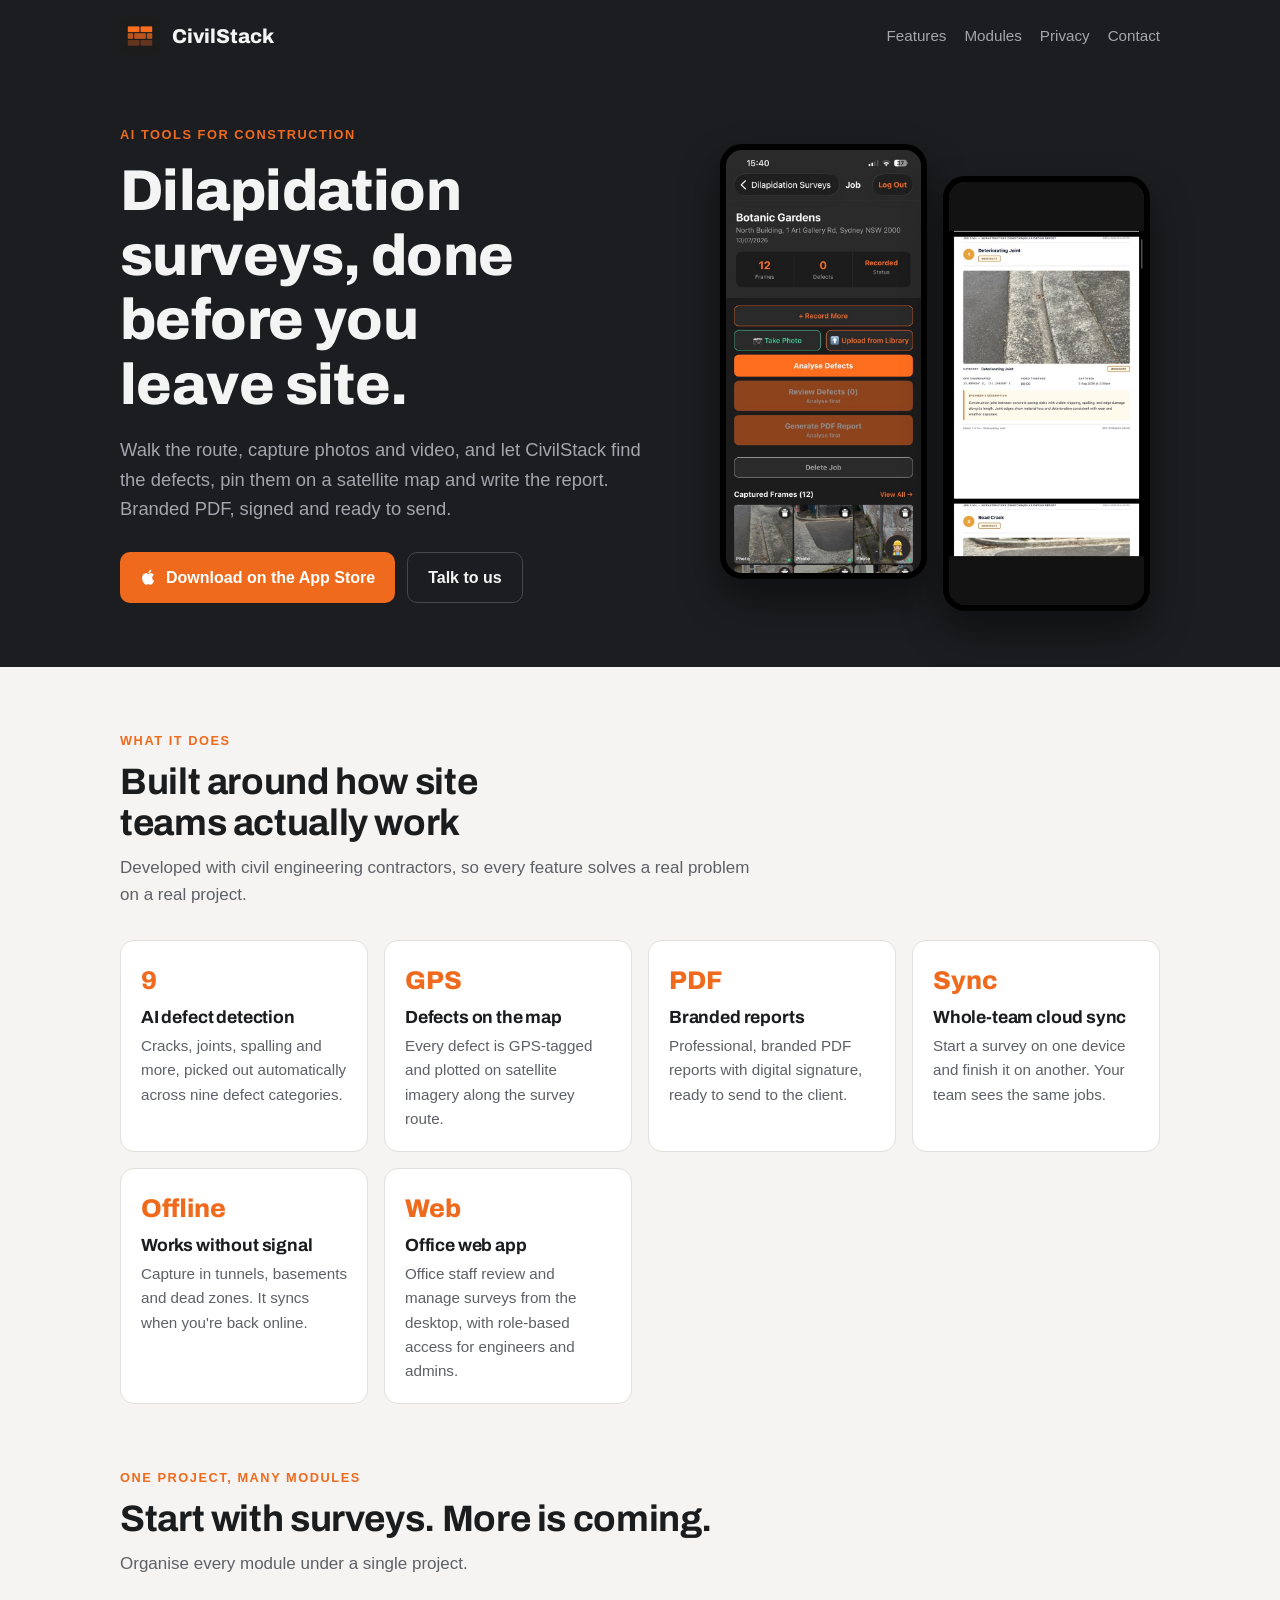
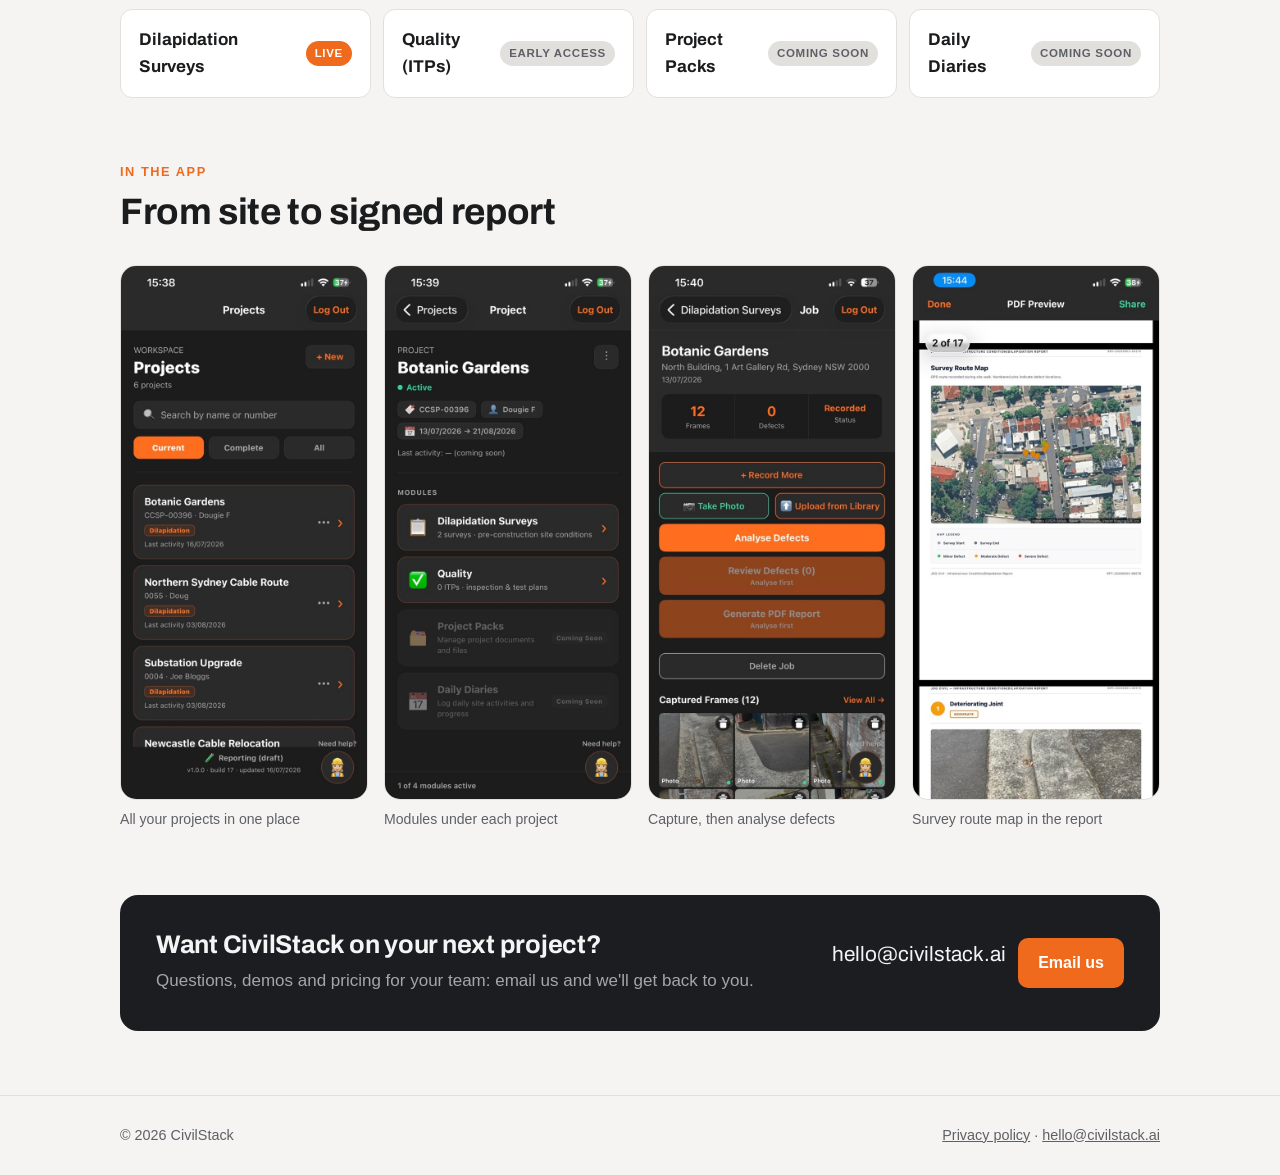
<file: index.html>
<!doctype html>
<html lang="en-AU">
<head>
  <meta charset="utf-8">
  <meta name="viewport" content="width=device-width, initial-scale=1, viewport-fit=cover">
  <title>CivilStack · AI tools for construction</title>
  <meta name="description" content="CivilStack is a suite of AI-powered tools for construction teams, starting with dilapidation surveys: AI defect detection, GPS-tagged photos and branded PDF reports.">
  <link rel="icon" href="img/icon.jpg">
  <link rel="preconnect" href="https://fonts.googleapis.com">
  <link rel="preconnect" href="https://fonts.gstatic.com" crossorigin>
  <link rel="stylesheet" href="https://fonts.googleapis.com/css2?family=Archivo:wght@700;800&display=swap">
  <link rel="stylesheet" href="style.css">
</head>
<body>
  <header class="site-header">
    <div class="container">
      <a class="brand" href="/"><img src="img/icon.jpg" alt=""><strong>CivilStack</strong></a>
      <nav class="nav" aria-label="Main">
        <a href="#features">Features</a>
        <a href="#modules">Modules</a>
        <a href="privacy.html">Privacy</a>
        <a href="#contact">Contact</a>
      </nav>
    </div>
  </header>

  <main>
    <section class="hero">
      <div class="container">
        <div>
          <span class="eyebrow">AI tools for construction</span>
          <h1>Dilapidation surveys, done before you leave site.</h1>
          <p class="lede">Walk the route, capture photos and video, and let CivilStack find the defects, pin them on a satellite map and write the report. Branded PDF, signed and ready to send.</p>
          <div class="actions">
            <a class="btn btn-primary" href="https://apps.apple.com/gb/app/civilstack/id6782191960" target="_blank" rel="noopener">
              <svg viewBox="0 0 24 24" aria-hidden="true"><path d="M16.4 12.6c0-2.4 2-3.6 2.1-3.7-1.2-1.7-3-1.9-3.6-2-1.5-.2-3 .9-3.8.9-.8 0-2-.9-3.3-.8-1.7 0-3.3 1-4.2 2.5-1.8 3.1-.5 7.7 1.3 10.2.8 1.2 1.8 2.6 3.1 2.6 1.2-.1 1.7-.8 3.2-.8 1.5 0 1.9.8 3.2.8 1.3 0 2.2-1.2 3-2.5 1-1.4 1.3-2.7 1.4-2.8-.1 0-2.6-1-2.6-4.4zM14 5.4c.7-.8 1.1-1.9 1-3-1 0-2.1.7-2.8 1.5-.6.7-1.2 1.8-1 2.9 1 .1 2.1-.6 2.8-1.4z"/></svg>
              Download on the App Store
            </a>
            <a class="btn btn-ghost" href="#contact">Talk to us</a>
          </div>
        </div>
        <div class="phones">
          <img src="img/shot3.jpg" alt="A dilapidation survey job in CivilStack, with captured frames and Analyse Defects button" width="600" height="1300">
          <img src="img/shot6.jpg" alt="A page of a CivilStack PDF report showing a deteriorating joint defect" width="600" height="1300">
        </div>
      </div>
    </section>

    <section class="band" id="features">
      <div class="container">
        <div class="section-head">
          <span class="eyebrow">What it does</span>
          <h2>Built around how site teams actually work</h2>
          <p>Developed with civil engineering contractors, so every feature solves a real problem on a real project.</p>
        </div>
        <div class="features">
          <div class="feature"><span class="k">9</span><h3>AI defect detection</h3><p>Cracks, joints, spalling and more, picked out automatically across nine defect categories.</p></div>
          <div class="feature"><span class="k">GPS</span><h3>Defects on the map</h3><p>Every defect is GPS-tagged and plotted on satellite imagery along the survey route.</p></div>
          <div class="feature"><span class="k">PDF</span><h3>Branded reports</h3><p>Professional, branded PDF reports with digital signature, ready to send to the client.</p></div>
          <div class="feature"><span class="k">Sync</span><h3>Whole-team cloud sync</h3><p>Start a survey on one device and finish it on another. Your team sees the same jobs.</p></div>
          <div class="feature"><span class="k">Offline</span><h3>Works without signal</h3><p>Capture in tunnels, basements and dead zones. It syncs when you're back online.</p></div>
          <div class="feature"><span class="k">Web</span><h3>Office web app</h3><p>Office staff review and manage surveys from the desktop, with role-based access for engineers and admins.</p></div>
        </div>
      </div>
    </section>

    <section class="band" id="modules" style="padding-top:0">
      <div class="container">
        <div class="section-head">
          <span class="eyebrow">One project, many modules</span>
          <h2>Start with surveys. More is coming.</h2>
          <p>Organise every module under a single project.</p>
        </div>
        <div class="modules">
          <div class="module"><strong>Dilapidation Surveys</strong><span class="tag live">Live</span></div>
          <div class="module"><strong>Quality (ITPs)</strong><span class="tag soon">Early access</span></div>
          <div class="module"><strong>Project Packs</strong><span class="tag soon">Coming soon</span></div>
          <div class="module"><strong>Daily Diaries</strong><span class="tag soon">Coming soon</span></div>
        </div>
      </div>
    </section>

    <section class="band" style="padding-top:0">
      <div class="container">
        <div class="section-head">
          <span class="eyebrow">In the app</span>
          <h2>From site to signed report</h2>
        </div>
        <div class="gallery">
          <figure><img src="img/shot2.jpg" alt="CivilStack projects list" loading="lazy" width="600" height="1300"><figcaption>All your projects in one place</figcaption></figure>
          <figure><img src="img/shot4.jpg" alt="A CivilStack project with its modules" loading="lazy" width="600" height="1300"><figcaption>Modules under each project</figcaption></figure>
          <figure><img src="img/shot3.jpg" alt="A survey job with captured frames" loading="lazy" width="600" height="1300"><figcaption>Capture, then analyse defects</figcaption></figure>
          <figure><img src="img/shot5.jpg" alt="Survey route map in a PDF report" loading="lazy" width="600" height="1300"><figcaption>Survey route map in the report</figcaption></figure>
        </div>
      </div>
    </section>

    <section class="band" id="contact" style="padding-top:0">
      <div class="container">
        <div class="cta">
          <div>
            <h2>Want CivilStack on your next project?</h2>
            <p>Questions, demos and pricing for your team: email us and we'll get back to you.</p>
          </div>
          <div class="actions">
            <span class="email">hello@civilstack.ai</span>
            <a class="btn btn-primary" href="mailto:hello@civilstack.ai">Email us</a>
          </div>
        </div>
      </div>
    </section>
  </main>

  <footer class="site-footer">
    <div class="container">
      <span>&copy; 2026 CivilStack</span>
      <span><a href="privacy.html">Privacy policy</a> &middot; <a href="mailto:hello@civilstack.ai">hello@civilstack.ai</a></span>
    </div>
  </footer>
</body>
</html>
</file>
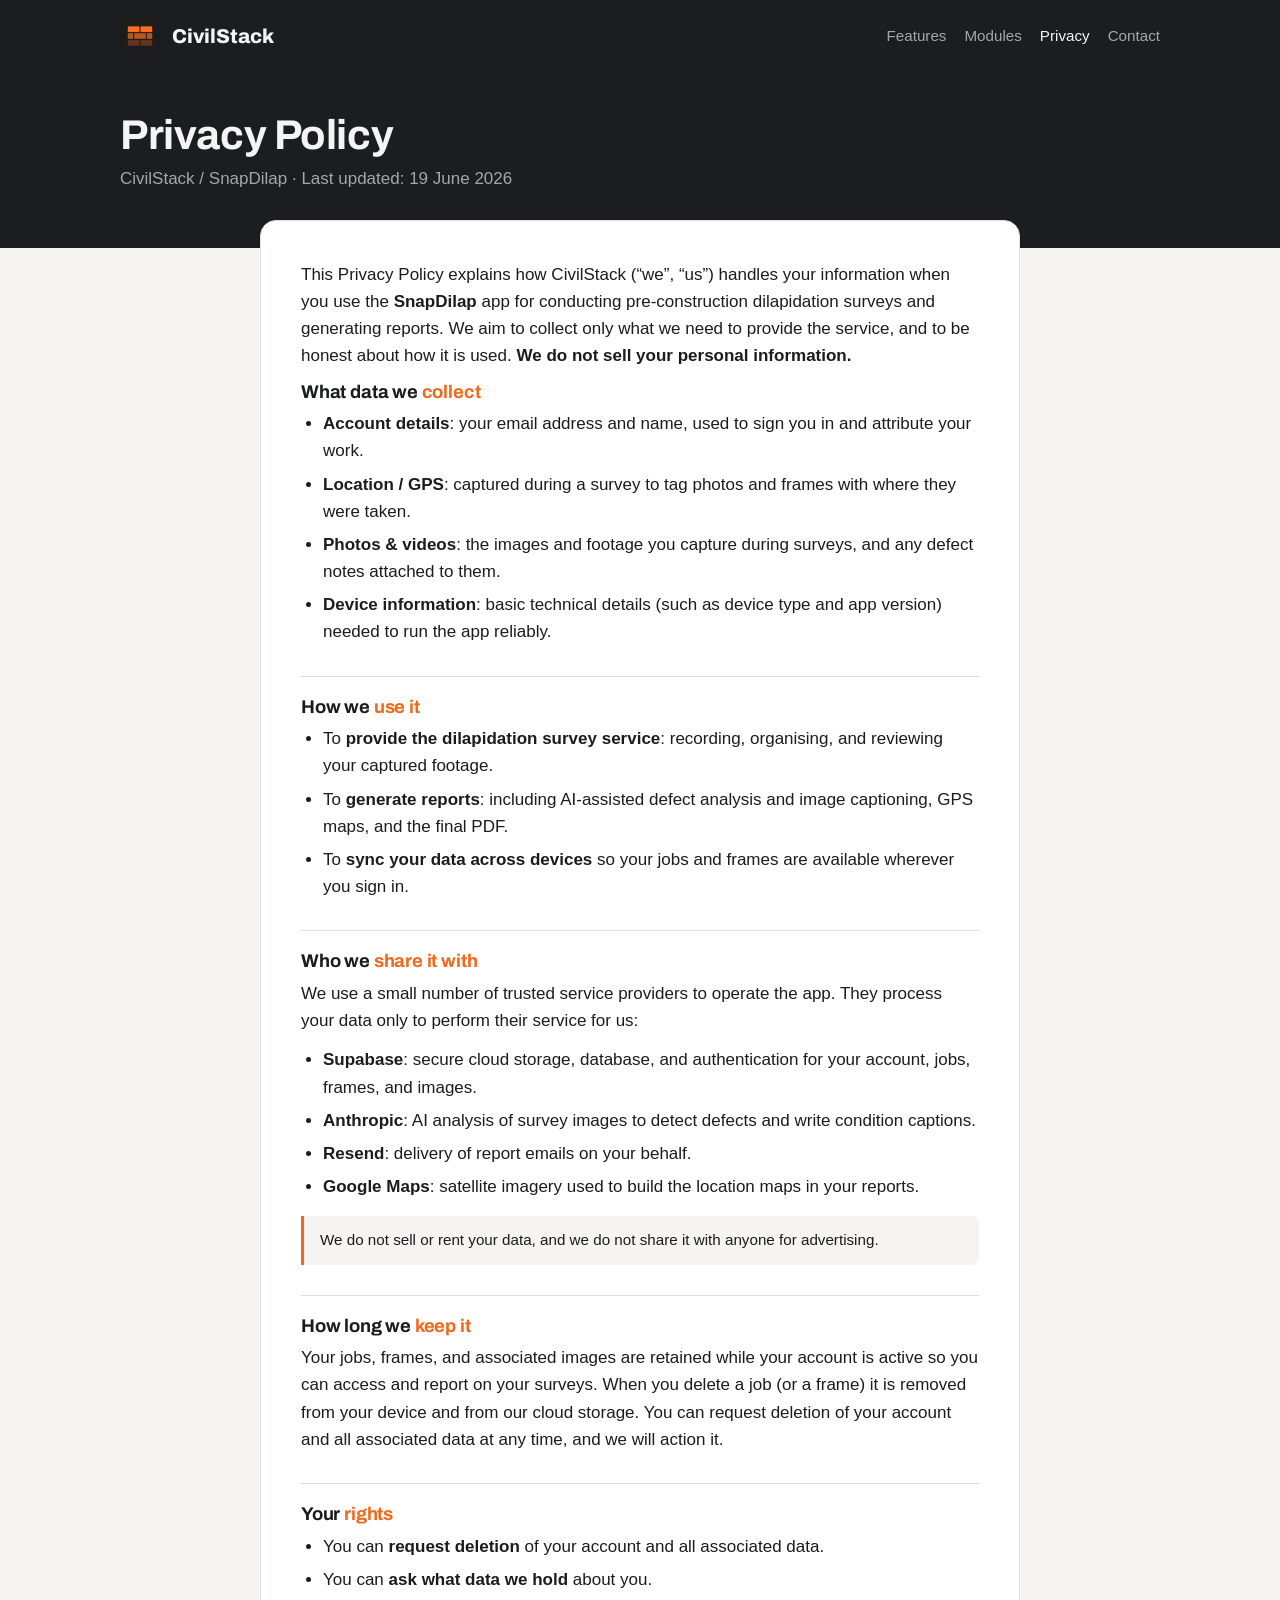
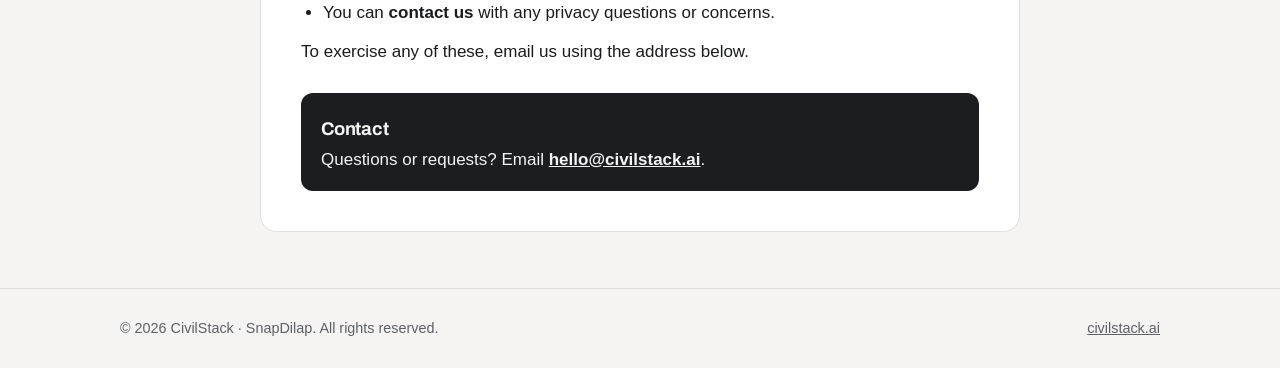
<file: privacy.html>
<!doctype html>
<html lang="en-AU">
<head>
  <meta charset="utf-8">
  <meta name="viewport" content="width=device-width, initial-scale=1, viewport-fit=cover">
  <title>Privacy Policy · CivilStack</title>
  <link rel="icon" href="img/icon.jpg">
  <link rel="preconnect" href="https://fonts.googleapis.com">
  <link rel="preconnect" href="https://fonts.gstatic.com" crossorigin>
  <link rel="stylesheet" href="https://fonts.googleapis.com/css2?family=Archivo:wght@700;800&display=swap">
  <link rel="stylesheet" href="style.css">
</head>
<body>
  <header class="site-header">
    <div class="container">
      <a class="brand" href="/"><img src="img/icon.jpg" alt=""><strong>CivilStack</strong></a>
      <nav class="nav" aria-label="Main">
        <a href="/#features">Features</a>
        <a href="/#modules">Modules</a>
        <a href="privacy.html" aria-current="page">Privacy</a>
        <a href="/#contact">Contact</a>
      </nav>
    </div>
  </header>

  <div class="page-head">
    <div class="container">
      <h1>Privacy Policy</h1>
      <p>CivilStack / SnapDilap · Last updated: 19 June 2026</p>
    </div>
  </div>

  <main class="container">
    <article class="policy">
      <p>
        This Privacy Policy explains how CivilStack (&ldquo;we&rdquo;, &ldquo;us&rdquo;) handles your
        information when you use the <strong>SnapDilap</strong> app for conducting
        pre-construction dilapidation surveys and generating reports. We aim to collect
        only what we need to provide the service, and to be honest about how it is used.
        <strong>We do not sell your personal information.</strong>
      </p>

      <h2>What data we <span class="accent">collect</span></h2>
      <ul>
        <li><strong>Account details</strong>: your email address and name, used to sign you in and attribute your work.</li>
        <li><strong>Location / GPS</strong>: captured during a survey to tag photos and frames with where they were taken.</li>
        <li><strong>Photos &amp; videos</strong>: the images and footage you capture during surveys, and any defect notes attached to them.</li>
        <li><strong>Device information</strong>: basic technical details (such as device type and app version) needed to run the app reliably.</li>
      </ul>

      <h2>How we <span class="accent">use it</span></h2>
      <ul>
        <li>To <strong>provide the dilapidation survey service</strong>: recording, organising, and reviewing your captured footage.</li>
        <li>To <strong>generate reports</strong>: including AI-assisted defect analysis and image captioning, GPS maps, and the final PDF.</li>
        <li>To <strong>sync your data across devices</strong> so your jobs and frames are available wherever you sign in.</li>
      </ul>

      <h2>Who we <span class="accent">share it with</span></h2>
      <p>We use a small number of trusted service providers to operate the app. They process your data only to perform their service for us:</p>
      <ul>
        <li><strong>Supabase</strong>: secure cloud storage, database, and authentication for your account, jobs, frames, and images.</li>
        <li><strong>Anthropic</strong>: AI analysis of survey images to detect defects and write condition captions.</li>
        <li><strong>Resend</strong>: delivery of report emails on your behalf.</li>
        <li><strong>Google Maps</strong>: satellite imagery used to build the location maps in your reports.</li>
      </ul>
      <div class="note">We do not sell or rent your data, and we do not share it with anyone for advertising.</div>

      <h2>How long we <span class="accent">keep it</span></h2>
      <p>
        Your jobs, frames, and associated images are retained while your account is active so you can
        access and report on your surveys. When you delete a job (or a frame) it is removed from your
        device and from our cloud storage. You can request deletion of your account and all associated
        data at any time, and we will action it.
      </p>

      <h2>Your <span class="accent">rights</span></h2>
      <ul>
        <li>You can <strong>request deletion</strong> of your account and all associated data.</li>
        <li>You can <strong>ask what data we hold</strong> about you.</li>
        <li>You can <strong>contact us</strong> with any privacy questions or concerns.</li>
      </ul>
      <p>To exercise any of these, email us using the address below.</p>

      <div class="contact-box">
        <h2>Contact</h2>
        <p style="margin:0;">Questions or requests? Email <a href="mailto:hello@civilstack.ai">hello@civilstack.ai</a>.</p>
      </div>
    </article>
  </main>

  <footer class="site-footer">
    <div class="container">
      <span>&copy; 2026 CivilStack &middot; SnapDilap. All rights reserved.</span>
      <span><a href="/">civilstack.ai</a></span>
    </div>
  </footer>
</body>
</html>
</file>
<file: style.css>
/* CivilStack site. Palette taken from the app: charcoal panels, safety orange. */
:root {
  --bg: #f5f4f2;
  --surface: #ffffff;
  --ink: #1b1c1e;
  --muted: #5d6066;
  --line: #e2e0dc;
  --orange: #f06a1d;
  --orange-ink: #ffffff;
  --char: #1c1d20;
  --char-2: #2a2b2f;
  --char-ink: #f4f4f5;
  --char-muted: #a3a6ad;
  --display: "Archivo", system-ui, -apple-system, "Segoe UI", sans-serif;
  --body: -apple-system, BlinkMacSystemFont, "Segoe UI", Roboto, Helvetica, Arial, sans-serif;
}
@media (prefers-color-scheme: dark) {
  :root {
    --bg: #141517; --surface: #1d1e21; --ink: #ececee; --muted: #a3a6ad; --line: #2e3034;
    --char: #0e0f11; --char-2: #1d1e21;
    color-scheme: dark;
  }
}
* { box-sizing: border-box; }
html { -webkit-text-size-adjust: 100%; }
body { margin: 0; background: var(--bg); color: var(--ink); font-family: var(--body); line-height: 1.6; font-size: 17px; }
img { max-width: 100%; display: block; }
a { color: var(--orange); }
a:focus-visible, .btn:focus-visible { outline: 3px solid var(--orange); outline-offset: 3px; }
.container { max-width: 1080px; margin: 0 auto; padding-left: max(20px, env(safe-area-inset-left)); padding-right: max(20px, env(safe-area-inset-right)); }
h1, h2, h3 { font-family: var(--display); line-height: 1.12; margin: 0; text-wrap: balance; letter-spacing: -0.01em; }

/* Header */
.site-header { background: var(--char); color: var(--char-ink); }
.site-header .container { display: flex; align-items: center; justify-content: space-between; gap: 16px; padding-block: 16px; flex-wrap: wrap; }
.brand { display: flex; align-items: center; gap: 12px; color: inherit; text-decoration: none; }
.brand img { width: 40px; height: 40px; border-radius: 10px; }
.brand strong { font-family: var(--display); font-size: 1.25rem; font-weight: 800; }
.nav { display: flex; gap: 20px; font-size: 0.95rem; }
.nav a { color: var(--char-muted); text-decoration: none; }
.nav a:hover, .nav a[aria-current="page"] { color: var(--char-ink); }

/* Hero */
.hero { background: var(--char); color: var(--char-ink); padding-block: 48px 64px; overflow: hidden; }
.hero .container { display: grid; grid-template-columns: 1.1fr 0.9fr; gap: 40px; align-items: center; }
.eyebrow { font-size: 0.8rem; font-weight: 700; letter-spacing: 0.12em; text-transform: uppercase; color: var(--orange); }
.hero h1 { font-size: clamp(2.3rem, 5.5vw, 3.6rem); font-weight: 800; margin-top: 12px; }
.hero p.lede { color: var(--char-muted); font-size: 1.15rem; margin: 18px 0 28px; max-width: 34em; }
.actions { display: flex; gap: 12px; flex-wrap: wrap; }
.btn { display: inline-flex; align-items: center; gap: 8px; padding: 12px 20px; border-radius: 10px; font-weight: 700; text-decoration: none; font-size: 1rem; }
.btn-primary { background: var(--orange); color: var(--orange-ink); }
.btn-ghost { border: 1px solid #45474d; color: var(--char-ink); }
.btn svg { width: 18px; height: 18px; fill: currentColor; }
.phones { display: flex; gap: 16px; justify-content: center; }
.phones img { width: 46%; max-width: 230px; border-radius: 22px; border: 6px solid #000; box-shadow: 0 20px 40px rgba(0,0,0,0.45); }
.phones img:nth-child(2) { transform: translateY(32px); }

/* Sections */
section.band { padding-block: 64px; }
.section-head { max-width: 640px; margin-bottom: 32px; display: grid; gap: 10px; }
.section-head h2 { font-size: clamp(1.7rem, 3.5vw, 2.3rem); }
.section-head p { color: var(--muted); margin: 0; }

.features { display: grid; grid-template-columns: repeat(auto-fit, minmax(230px, 1fr)); gap: 16px; }
.feature { background: var(--surface); border: 1px solid var(--line); border-radius: 14px; padding: 20px; display: grid; gap: 6px; align-content: start; }
.feature .k { font-family: var(--display); font-weight: 800; font-size: 1.6rem; color: var(--orange); font-variant-numeric: tabular-nums; }
.feature h3 { font-size: 1.1rem; }
.feature p { margin: 0; color: var(--muted); font-size: 0.95rem; }

.modules { display: grid; grid-template-columns: repeat(auto-fit, minmax(220px, 1fr)); gap: 12px; }
.module { border: 1px solid var(--line); border-radius: 12px; padding: 16px 18px; display: flex; justify-content: space-between; align-items: center; gap: 12px; background: var(--surface); }
.module strong { font-family: var(--display); }
.tag { font-size: 0.72rem; font-weight: 700; letter-spacing: 0.06em; text-transform: uppercase; padding: 3px 9px; border-radius: 999px; white-space: nowrap; }
.tag.live { background: var(--orange); color: var(--orange-ink); }
.tag.soon { background: var(--line); color: var(--muted); }

.gallery { display: grid; grid-template-columns: repeat(4, 1fr); gap: 16px; }
.gallery figure { margin: 0; display: grid; gap: 8px; }
.gallery img { border-radius: 16px; border: 1px solid var(--line); }
.gallery figcaption { font-size: 0.88rem; color: var(--muted); }

.cta { background: var(--char); color: var(--char-ink); border-radius: 18px; padding: 36px; display: grid; grid-template-columns: 1fr auto; gap: 24px; align-items: center; }
.cta p { color: var(--char-muted); margin: 8px 0 0; }
.cta .email { font-family: var(--display); font-size: 1.3rem; color: var(--char-ink); }

/* Policy page */
.page-head { background: var(--char); color: var(--char-ink); padding-block: 40px 56px; }
.page-head h1 { font-size: clamp(2rem, 4vw, 2.6rem); }
.page-head p { color: var(--char-muted); margin: 6px 0 0; }
.policy { max-width: 760px; margin: -28px auto 56px; background: var(--surface); border: 1px solid var(--line); border-radius: 16px; padding: clamp(22px, 4vw, 40px); }
.policy h2 { font-size: 1.15rem; margin: 30px 0 8px; padding-top: 20px; border-top: 1px solid var(--line); }
.policy h2:first-of-type { border-top: 0; padding-top: 0; margin-top: 8px; }
.policy h2 .accent { color: var(--orange); }
.policy p, .policy ul { margin: 0 0 12px; }
.policy ul { padding-left: 22px; }
.policy li { margin-bottom: 6px; }
.note { border-left: 3px solid var(--orange); background: var(--bg); padding: 12px 16px; border-radius: 0 8px 8px 0; font-size: 0.95rem; margin: 16px 0; }
.contact-box { margin-top: 28px; background: var(--char); color: var(--char-ink); border-radius: 12px; padding: 18px 20px; }
.contact-box h2 { color: var(--char-ink); border: 0; padding: 0; margin: 0 0 6px; }
.contact-box a { color: var(--char-ink); font-weight: 700; }

footer.site-footer { border-top: 1px solid var(--line); padding-block: 28px; color: var(--muted); font-size: 0.9rem; }
footer.site-footer .container { display: flex; justify-content: space-between; gap: 16px; flex-wrap: wrap; }
footer.site-footer a { color: inherit; }

@media (max-width: 820px) {
  .hero .container { grid-template-columns: 1fr; }
  .phones { order: -1; }
  .gallery { grid-template-columns: repeat(2, 1fr); }
  .cta { grid-template-columns: 1fr; }
}
@media (prefers-reduced-motion: reduce) { * { scroll-behavior: auto !important; } }

/* Fixes: keep screenshot proportions, stop phone overflow */
img { height: auto; }
.hero .container > * { min-width: 0; }
.nav { flex-wrap: wrap; gap: 8px 18px; }
@media (max-width: 820px) {
  .phones { order: 0; }
  .phones img { width: 42%; max-width: 170px; border-width: 4px; border-radius: 16px; }
  .phones img:nth-child(2) { transform: translateY(20px); }
  .hero { padding-block: 32px 56px; }
}
</file>
